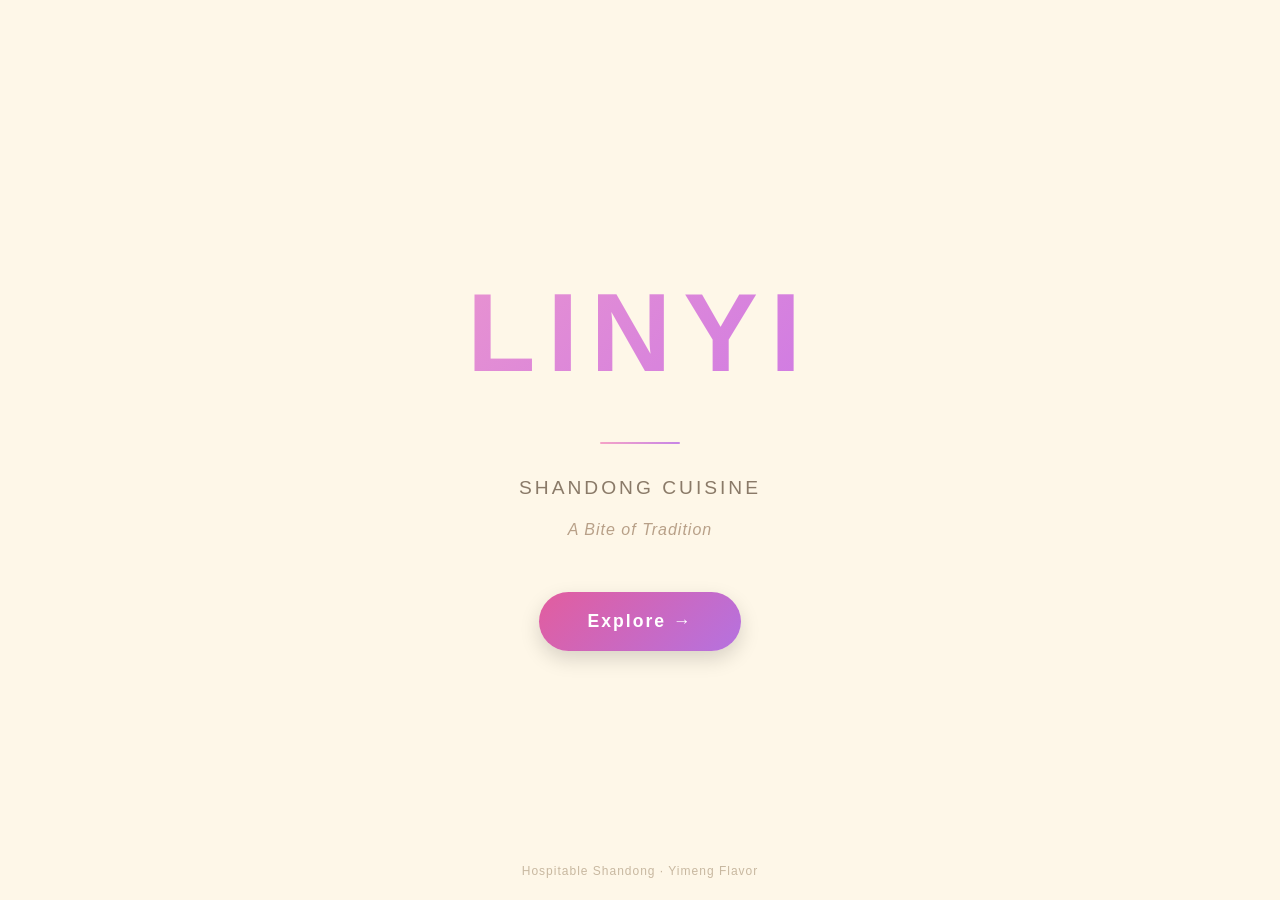
<file: index.html>
<!DOCTYPE html>
<html lang="zh-CN">
<head>
    <meta charset="UTF-8">
    <meta name="viewport" content="width=device-width, initial-scale=1.0, viewport-fit=cover">
    <title>Linyi · Exploring the Flavors of Yimeng</title>
    <style>
        * {
            margin: 0;
            padding: 0;
            box-sizing: border-box;
        }

        body {
            background: #fef7e8;
            font-family: 'Segoe UI', 'PingFang SC', Roboto, 'Helvetica Neue', sans-serif;
            line-height: 1.5;
            color: #2c2b28;
            min-height: 100vh;
            display: flex;
            flex-direction: column;
        }

        /* ========= 主容器 ========= */
        .container {
            flex: 1;
            display: flex;
            flex-direction: column;
            justify-content: center;
            align-items: center;
            min-height: 100vh;
            padding: 40px 30px;
        }

        /* ========= 核心内容 ========= */
        .hero {
            text-align: center;
            max-width: 900px;
            width: 100%;
        }

        /* LINYI 大字 - 粉紫渐变动画 */
        .linyi-giant {
            font-size: 7rem;
            font-weight: 900;
            letter-spacing: 12px;
            background: linear-gradient(135deg, #f7a1c4, #c06cf0, #e25d9e, #b475e6);
            background-size: 300% 300%;
            -webkit-background-clip: text;
            background-clip: text;
            color: transparent;
            animation: gradientShift 6s ease infinite;
            margin-bottom: 25px;
            text-transform: uppercase;
        }

        @keyframes gradientShift {
            0% { background-position: 0% 50%; }
            50% { background-position: 100% 50%; }
            100% { background-position: 0% 50%; }
        }

        /* 装饰线 */
        .divider {
            width: 80px;
            height: 2px;
            background: linear-gradient(90deg, #f5a3c7, #c785e6);
            margin: 0 auto 30px auto;
            border-radius: 2px;
        }

        /* 副文案 */
        .subtitle {
            font-size: 1.2rem;
            font-weight: 400;
            color: #8a7a68;
            letter-spacing: 3px;
            margin-bottom: 15px;
            text-transform: uppercase;
        }

        .tagline {
            font-size: 1rem;
            color: #b8a088;
            font-style: italic;
            margin-bottom: 50px;
            letter-spacing: 1px;
        }

        /* 按钮 */
        .explore-btn {
            display: inline-block;
            background: linear-gradient(135deg, #e25d9e, #b572e0);
            color: white;
            text-decoration: none;
            padding: 16px 48px;
            border-radius: 50px;
            font-size: 1.1rem;
            font-weight: 600;
            letter-spacing: 2px;
            transition: all 0.3s ease;
            box-shadow: 0 8px 20px rgba(0, 0, 0, 0.15);
            border: none;
            cursor: pointer;
        }

        .explore-btn:hover {
            transform: translateY(-3px);
            box-shadow: 0 15px 30px rgba(0, 0, 0, 0.2);
            background: linear-gradient(135deg, #e870b0, #c080e8);
        }

        /* 底部小字 */
        .footer-note {
            position: fixed;
            bottom: 25px;
            left: 0;
            right: 0;
            text-align: center;
            font-size: 0.75rem;
            color: #c8b8a0;
            letter-spacing: 1px;
        }

        /* ========= 响应式 ========= */
        @media (max-width: 768px) {
            .linyi-giant {
                font-size: 3.5rem;
                letter-spacing: 6px;
            }
            
            .subtitle {
                font-size: 0.9rem;
                letter-spacing: 2px;
            }
            
            .tagline {
                font-size: 0.85rem;
                margin-bottom: 40px;
            }
            
            .explore-btn {
                padding: 12px 36px;
                font-size: 1rem;
            }
            
            .divider {
                width: 60px;
                margin-bottom: 25px;
            }
        }

        @media (max-width: 480px) {
            .container {
                padding: 30px 20px;
            }
            
            .linyi-giant {
                font-size: 2.5rem;
                letter-spacing: 4px;
            }
            
            .subtitle {
                font-size: 0.75rem;
            }
            
            .tagline {
                font-size: 0.75rem;
            }
        }

        /* 安全区域适配 */
        @supports (padding: max(0px)) {
            .footer-note {
                bottom: max(20px, env(safe-area-inset-bottom));
            }
        }

        /* 优雅入场动画 */
        .hero {
            animation: fadeInUp 0.8s ease-out;
        }

        @keyframes fadeInUp {
            from {
                opacity: 0;
                transform: translateY(30px);
            }
            to {
                opacity: 1;
                transform: translateY(0);
            }
        }
    </style>
    <!-- Google tag (gtag.js) -->
<script async src="https://www.googletagmanager.com/gtag/js?id=G-H5G1K1T928"></script>
<script>
  window.dataLayer = window.dataLayer || [];
  function gtag(){dataLayer.push(arguments);}
  gtag('js', new Date());

  gtag('config', 'G-H5G1K1T928');
</script>
</head>
<body>

<div class="container">
    <div class="hero">
        <div class="linyi-giant">LINYI</div>
        <div class="divider"></div>
        <div class="subtitle">Shandong Cuisine</div>
        <div class="tagline">A Bite of Tradition</div>
        <a href="home.html" class="explore-btn">Explore →</a>
    </div>
</div>

<div class="footer-note">
    Hospitable Shandong · Yimeng Flavor
</div>

</body>
</html>
</file>
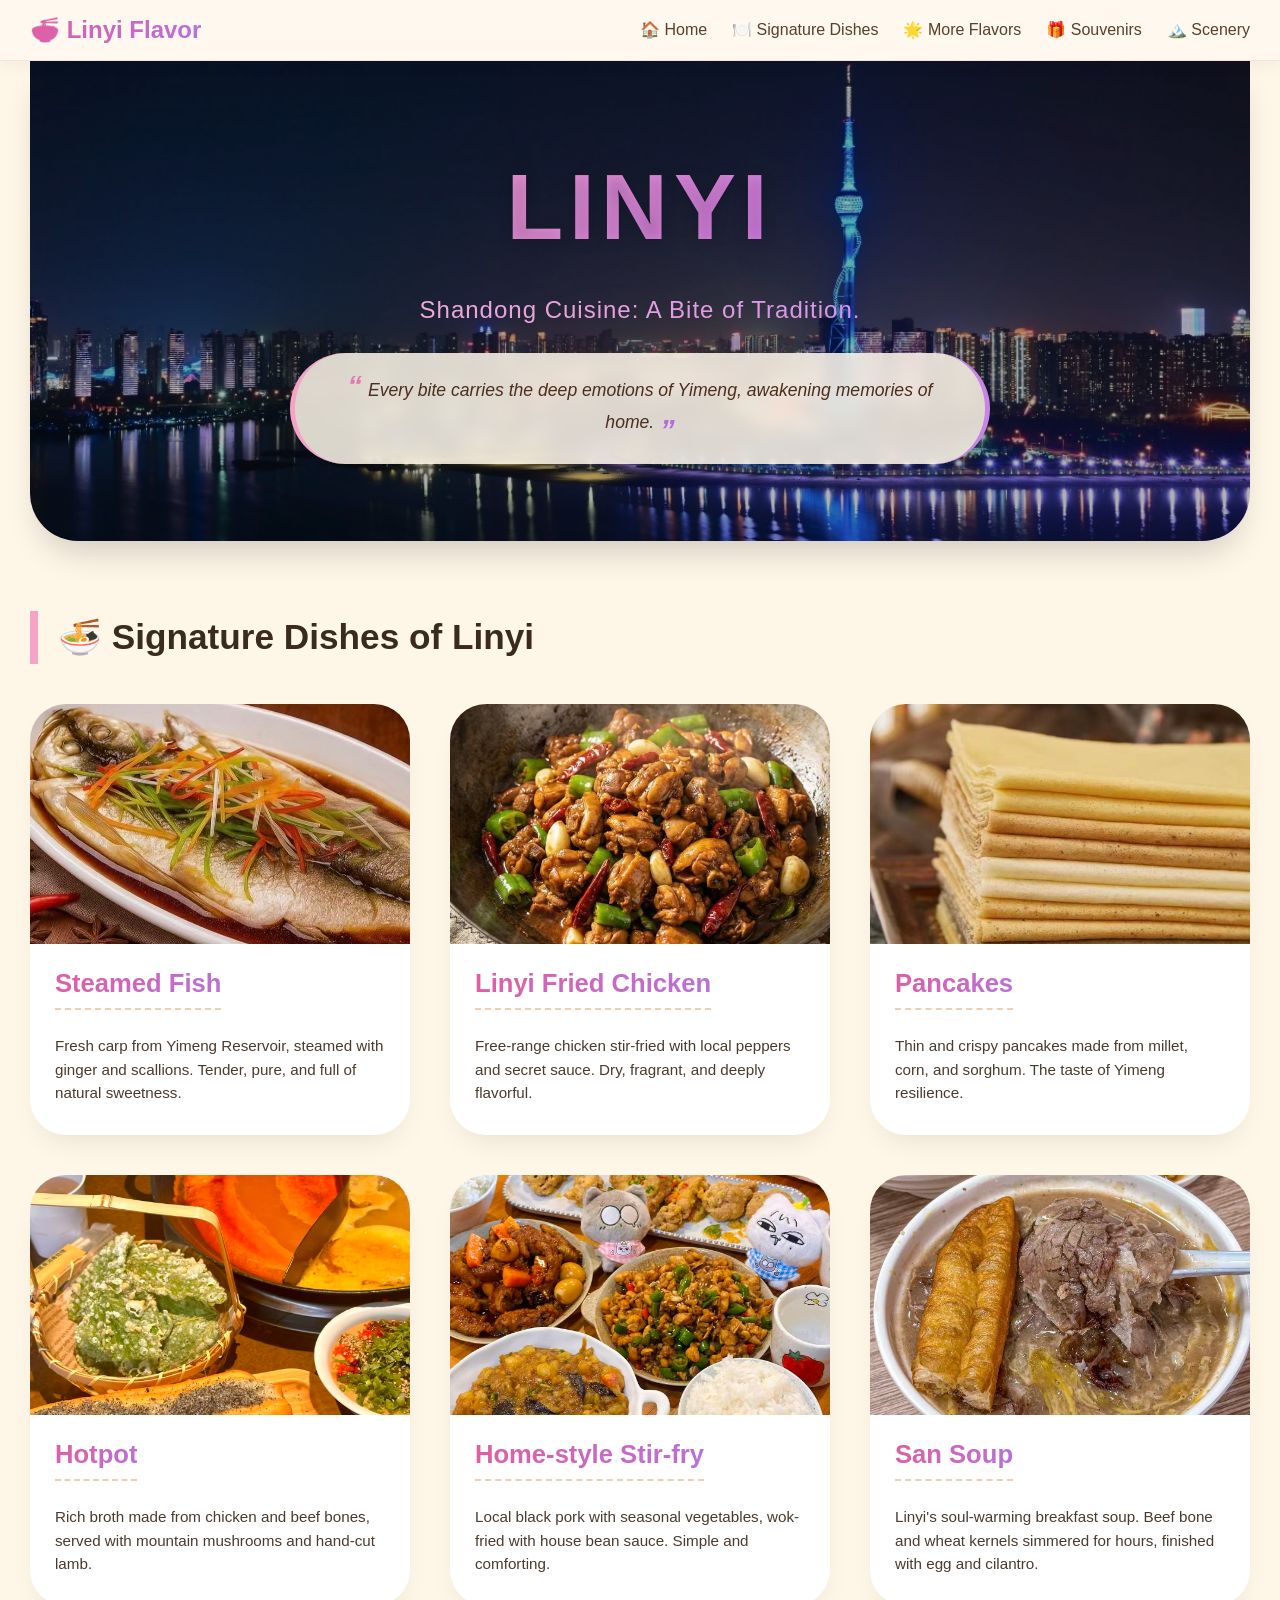
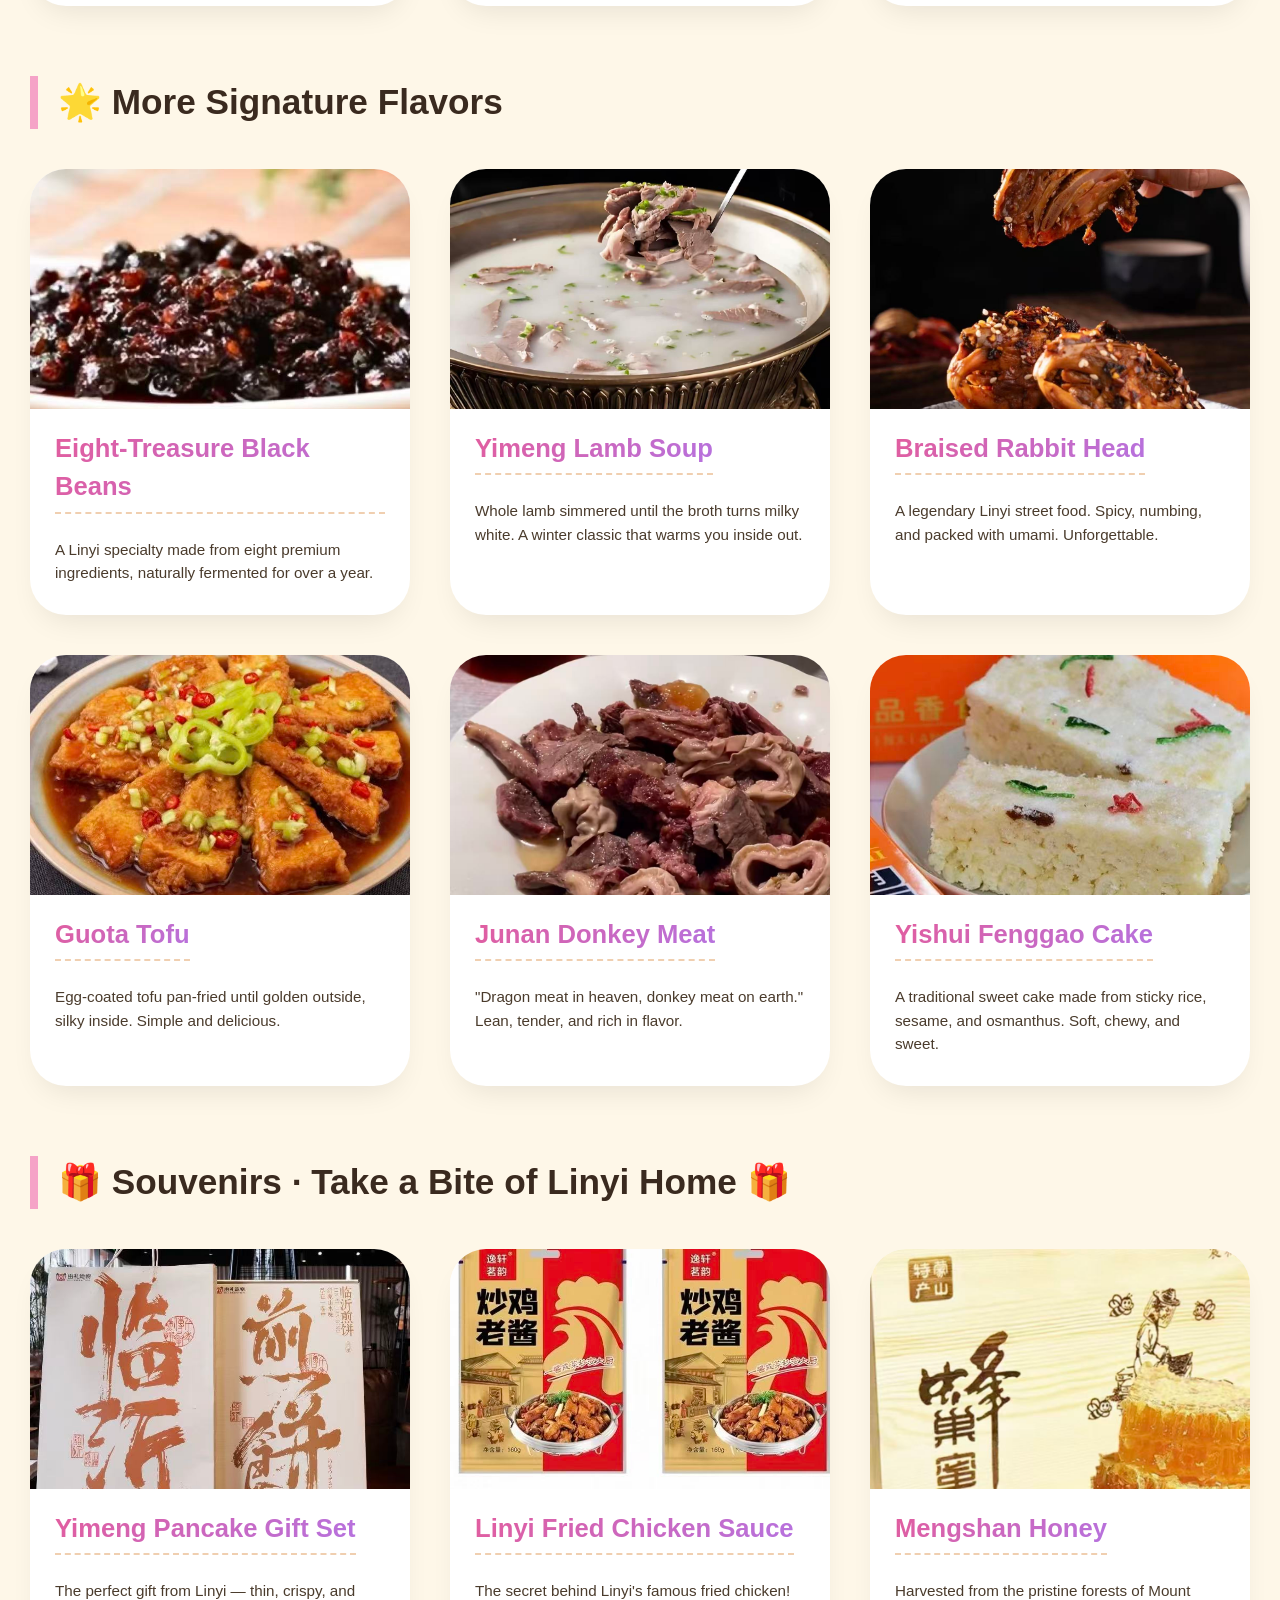
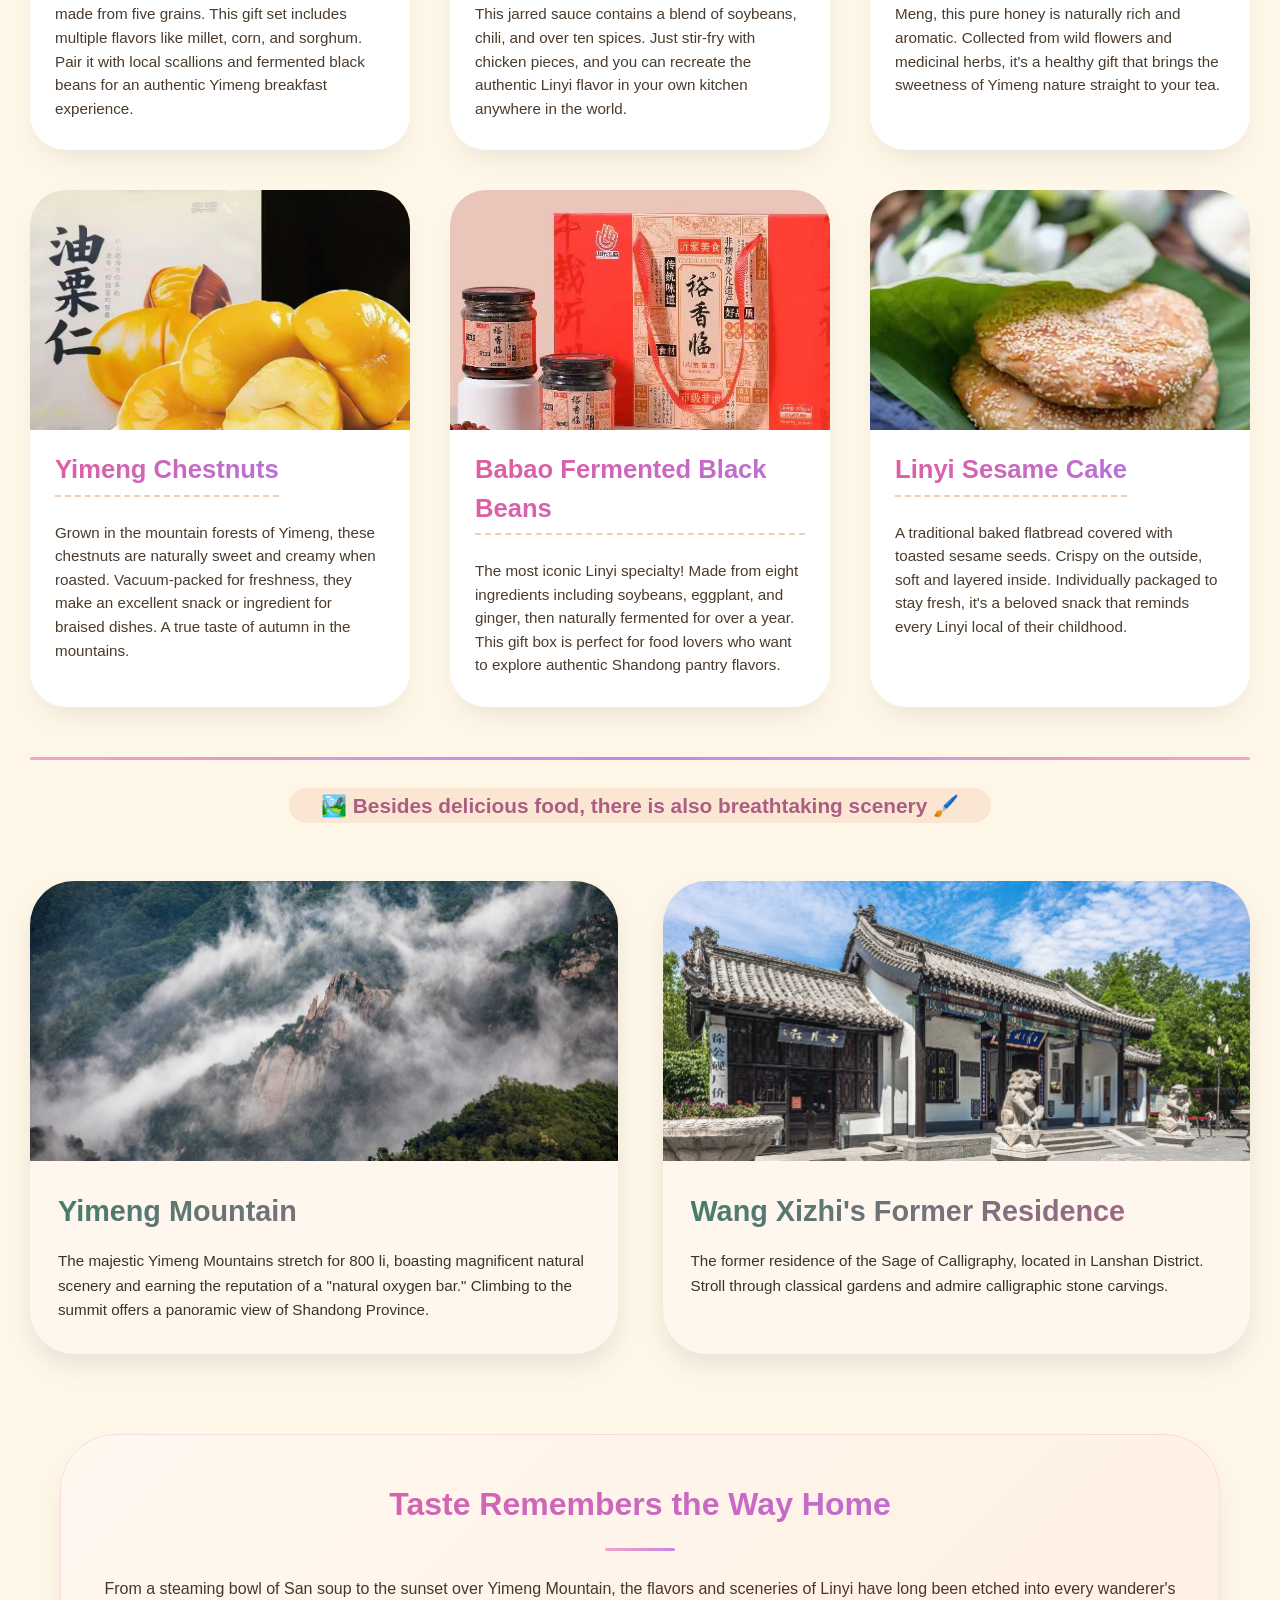
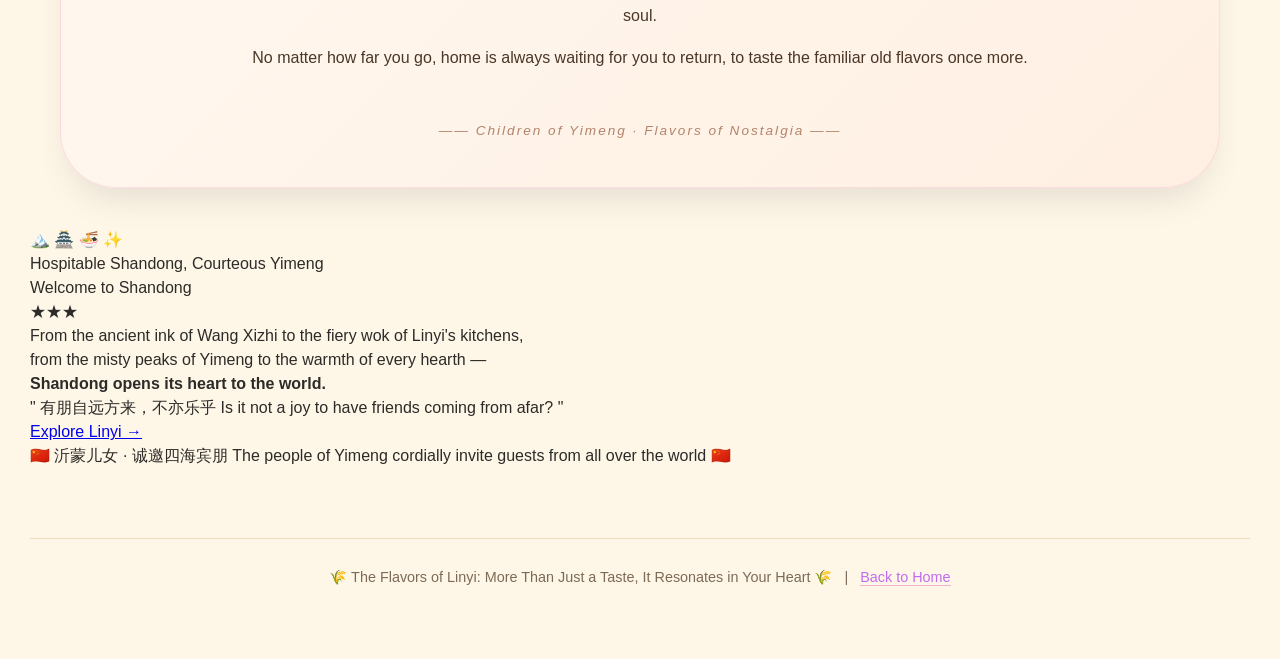
<file: home.html>
<!DOCTYPE html>
<html lang="zh-CN">
<head>
    <meta charset="UTF-8">
    <meta name="viewport" content="width=device-width, initial-scale=1.0, viewport-fit=cover">
    <title>Linyi Cuisine · Exploring the Flavors of Yimeng</title>
    <style>
        * {
            margin: 0;
            padding: 0;
            box-sizing: border-box;
        }

        body {
            background: #fef7e8;
            font-family: 'Segoe UI', 'PingFang SC', Roboto, 'Helvetica Neue', sans-serif;
            line-height: 1.5;
            color: #2c2b28;
            scroll-behavior: smooth;
        }

        /* 主容器 */
        .container {
            max-width: 1280px;
            margin: 0 auto;
            padding: 0 30px 70px 30px;
        }

        /* ========= 顶部横幅区域 ========= */
        .hero {
            position: relative;
            width: 100%;
            height: 480px;
            background: url('images/L.jpg') center center / cover no-repeat;
            border-radius: 0 0 48px 48px;
            box-shadow: 0 20px 35px -12px rgba(0, 0, 0, 0.2);
            margin-bottom: 50px;
            display: flex;
            align-items: center;
            justify-content: center;
            text-align: center;
        }

        .hero::before {
            content: "";
            position: absolute;
            top: 0;
            left: 0;
            width: 100%;
            height: 100%;
            background: rgba(0, 0, 0, 0.3);
            border-radius: 0 0 48px 48px;
        }

        .hero-text {
            position: relative;
            z-index: 2;
            padding: 20px;
        }

        .linyi-giant {
            font-size: 5.8rem;
            font-weight: 900;
            letter-spacing: 6px;
            background: linear-gradient(135deg, #f7a1c4, #c06cf0, #e25d9e, #b475e6);
            background-size: 300% 300%;
            -webkit-background-clip: text;
            background-clip: text;
            color: transparent;
            animation: gradientShift 6s ease infinite;
            text-shadow: 0 2px 15px rgba(0, 0, 0, 0.2);
            margin-bottom: 15px;
            text-transform: uppercase;
        }

        @keyframes gradientShift {
            0% { background-position: 0% 50%; }
            50% { background-position: 100% 50%; }
            100% { background-position: 0% 50%; }
        }

        .subtitle {
            font-size: 1.5rem;
            font-weight: 500;
            background: linear-gradient(135deg, #f5b0d0, #cf8ef0);
            -webkit-background-clip: text;
            background-clip: text;
            color: transparent;
            letter-spacing: 1px;
            margin-bottom: 25px;
        }

        .quote {
            max-width: 700px;
            margin: 0 auto;
            background: rgba(255, 248, 235, 0.85);
            backdrop-filter: blur(8px);
            border-radius: 60px;
            padding: 12px 28px;
            font-size: 1.1rem;
            font-style: italic;
            color: #4b2e1e;
            border-left: 5px solid #f5a3c7;
            border-right: 5px solid #c785e6;
            font-weight: 500;
            box-shadow: 0 5px 15px rgba(0, 0, 0, 0.1);
        }

        .quote::before {
            content: "“";
            font-size: 1.8rem;
            font-weight: bold;
            color: #e27ab0;
            margin-right: 6px;
        }
        .quote::after {
            content: "”";
            font-size: 1.8rem;
            font-weight: bold;
            color: #b56ad9;
            margin-left: 6px;
            vertical-align: top;
        }

        /* ========= 美食卡片区域 ========= */
        .food-section {
            margin: 70px 0 40px;
        }

        .section-title {
            font-size: 2.2rem;
            font-weight: 700;
            border-left: 8px solid #f5a3c7;
            padding-left: 20px;
            margin-bottom: 40px;
            color: #3a2a1f;
        }

        .card-grid {
            display: grid;
            grid-template-columns: repeat(3, 1fr);
            gap: 40px;
        }

        .food-card {
            background: white;
            border-radius: 36px;
            overflow: hidden;
            box-shadow: 0 15px 30px -12px rgba(0, 0, 0, 0.1);
            transition: transform 0.3s ease, box-shadow 0.3s;
        }

        .food-card:hover {
            transform: translateY(-8px);
            box-shadow: 0 25px 40px -14px rgba(0, 0, 0, 0.2);
        }

        .food-img {
            width: 100%;
            height: 240px;
            object-fit: cover;
            display: block;
        }

        .card-content {
            padding: 20px 25px 30px;
        }

        .food-title {
            font-size: 1.6rem;
            font-weight: 700;
            background: linear-gradient(125deg, #e25d9e, #b572e0);
            -webkit-background-clip: text;
            background-clip: text;
            color: transparent;
            margin-bottom: 12px;
            border-bottom: 2px dashed #f0cfb0;
            display: inline-block;
            padding-bottom: 6px;
        }

        .food-desc {
            font-size: 0.95rem;
            color: #4a3b2c;
            line-height: 1.55;
            margin-top: 12px;
        }

        /* ========= 美景区域 ========= */
        .scenery-section {
            margin: 60px 0 30px;
        }

        .scenery-grid {
            display: grid;
            grid-template-columns: repeat(2, 1fr);
            gap: 45px;
        }

        .scenery-card {
            background: #fff6ed;
            border-radius: 44px;
            overflow: hidden;
            transition: 0.3s;
            box-shadow: 0 12px 24px rgba(0, 0, 0, 0.08);
        }

        .scenery-card:hover {
            transform: scale(1.02);
            background: white;
            box-shadow: 0 20px 30px -8px rgba(0, 0, 0, 0.2);
        }

        .scenery-img {
            width: 100%;
            height: 280px;
            object-fit: cover;
        }

        .scenery-info {
            padding: 22px 28px 32px;
        }

        .scenery-title {
            font-size: 1.8rem;
            font-weight: 700;
            background: linear-gradient(145deg, #3f7e6b, #b5638f);
            -webkit-background-clip: text;
            background-clip: text;
            color: transparent;
            margin-bottom: 16px;
        }

        .scenery-text {
            font-size: 0.95rem;
            color: #3b3228;
            line-height: 1.6;
        }

        hr.divider {
            margin: 50px 0 20px;
            border: 0;
            height: 3px;
            background: linear-gradient(90deg, #f5a3c7, #c785e6, #f5a3c7);
            border-radius: 10px;
        }

        /* ========= 导航菜单 ========= */
        .navbar {
            position: sticky;
            top: 0;
            z-index: 1000;
            background: rgba(255, 248, 240, 0.95);
            backdrop-filter: blur(12px);
            border-bottom: 1px solid rgba(245, 163, 199, 0.3);
            padding: 12px 30px;
            box-shadow: 0 4px 15px rgba(0, 0, 0, 0.05);
        }

        .nav-container {
            max-width: 1280px;
            margin: 0 auto;
            display: flex;
            justify-content: space-between;
            align-items: center;
            flex-wrap: wrap;
            gap: 15px;
        }

        .nav-logo {
            font-size: 1.5rem;
            font-weight: 800;
            background: linear-gradient(135deg, #e25d9e, #b572e0);
            -webkit-background-clip: text;
            background-clip: text;
            color: transparent;
            text-decoration: none;
        }

        .nav-links {
            display: flex;
            gap: 25px;
            flex-wrap: wrap;
        }

        .nav-links a {
            text-decoration: none;
            font-weight: 500;
            color: #5a3f2a;
            transition: color 0.2s;
            padding: 5px 0;
        }

        .nav-links a:hover {
            color: #e25d9e;
        }

        .mobile-menu-btn {
            display: none;
            background: none;
            border: none;
            font-size: 1.8rem;
            cursor: pointer;
            color: #e25d9e;
        }

        /* ========= 返回顶部按钮 ========= */
        .back-to-top {
            position: fixed;
            bottom: 30px;
            right: 25px;
            width: 50px;
            height: 50px;
            background: linear-gradient(135deg, #e25d9e, #b572e0);
            border-radius: 50%;
            display: flex;
            align-items: center;
            justify-content: center;
            cursor: pointer;
            opacity: 0;
            visibility: hidden;
            transition: all 0.3s ease;
            box-shadow: 0 5px 15px rgba(0, 0, 0, 0.2);
            z-index: 999;
            border: none;
            font-size: 1.5rem;
            color: white;
        }

        .back-to-top.show {
            opacity: 1;
            visibility: visible;
        }

        /* ========= 结束语 ========= */
        .ending-section {
            margin: 70px 20px 30px 20px;
            padding: 10px;
        }

        .ending-container {
            background: linear-gradient(135deg, #fff8f0, #ffefe2);
            border-radius: 56px;
            padding: 45px 30px;
            text-align: center;
            box-shadow: 0 20px 35px -10px rgba(0, 0, 0, 0.1);
            border: 1px solid rgba(245, 163, 199, 0.3);
        }

        .ending-title {
            font-size: 2rem;
            font-weight: 800;
            background: linear-gradient(135deg, #e25d9e, #b572e0);
            -webkit-background-clip: text;
            background-clip: text;
            color: transparent;
            margin-bottom: 20px;
        }

        .ending-divider {
            width: 70px;
            height: 3px;
            background: linear-gradient(90deg, #f5a3c7, #c785e6);
            margin: 0 auto 25px auto;
            border-radius: 5px;
        }

        .ending-text {
            font-size: 1rem;
            line-height: 1.65;
            color: #4a3727;
            margin-bottom: 16px;
        }

        .ending-signature {
            font-size: 0.85rem;
            color: #b2846b;
            letter-spacing: 2px;
            font-style: italic;
            margin-top: 20px;
            display: inline-block;
            padding-top: 14px;
        }

        .footer-note {
            text-align: center;
            margin-top: 70px;
            font-size: 0.9rem;
            color: #7c6a55;
            border-top: 1px solid #eedbbc;
            padding-top: 28px;
        }

        /* 响应式 */
        @media (max-width: 900px) {
            .card-grid {
                grid-template-columns: repeat(2, 1fr);
            }
            .scenery-grid {
                grid-template-columns: 1fr;
            }
        }

        @media (max-width: 600px) {
            .card-grid {
                grid-template-columns: 1fr;
            }
            .nav-links {
                display: none;
                width: 100%;
                flex-direction: column;
                gap: 12px;
                padding: 15px 0 5px;
            }
            .nav-links.show {
                display: flex;
            }
            .mobile-menu-btn {
                display: block;
            }
            .nav-container {
                flex-wrap: wrap;
            }
            .linyi-giant {
                font-size: 2.8rem;
            }
            .hero {
                height: 380px;
            }
            .ending-title {
                font-size: 1.5rem;
            }
        }

        @media (min-width: 601px) {
            .nav-links {
                display: flex !important;
            }
        }
    </style>
</head>
<body>

<!-- ========= 导航菜单 ========= -->
<nav class="navbar">
    <div class="nav-container">
        <a href="#" class="nav-logo">🍜 Linyi Flavor</a>
        <button class="mobile-menu-btn" id="menuBtn">☰</button>
        <div class="nav-links" id="navLinks">
            <a href="#">🏠 Home</a>
            <a href="#food-main">🍽️ Signature Dishes</a>
            <a href="#food-more">🌟 More Flavors</a>
            <a href="#souvenirs">🎁 Souvenirs</a>
            <a href="#scenery">🏔️ Scenery</a>
        </div>
    </div>
</nav>

<div class="container">

    <!-- 顶部 Hero -->
    <div class="hero">
        <div class="hero-text">
            <div class="linyi-giant">LINYI</div>
            <div class="subtitle">Shandong Cuisine: A Bite of Tradition.</div>
            <div class="quote">Every bite carries the deep emotions of Yimeng, awakening memories of home.</div>
        </div>
    </div>

    <!-- 美食主板块 -->
    <div class="food-section" id="food-main">
        <div class="section-title">🍜 Signature Dishes of Linyi</div>
        <div class="card-grid">
            <div class="food-card">
                <img class="food-img" src="images/a.jpg" alt="Steamed fish">
                <div class="card-content">
                    <div class="food-title">Steamed Fish</div>
                    <div class="food-desc">Fresh carp from Yimeng Reservoir, steamed with ginger and scallions. Tender, pure, and full of natural sweetness.</div>
                </div>
            </div>
            <div class="food-card">
                <img class="food-img" src="images/c.jpg" alt="Linyi Fried Chicken">
                <div class="card-content">
                    <div class="food-title">Linyi Fried Chicken</div>
                    <div class="food-desc">Free-range chicken stir-fried with local peppers and secret sauce. Dry, fragrant, and deeply flavorful.</div>
                </div>
            </div>
            <div class="food-card">
                <img class="food-img" src="images/d.jpg" alt="Pancakes">
                <div class="card-content">
                    <div class="food-title">Pancakes</div>
                    <div class="food-desc">Thin and crispy pancakes made from millet, corn, and sorghum. The taste of Yimeng resilience.</div>
                </div>
            </div>
            <div class="food-card">
                <img class="food-img" src="images/e.jpg" alt="Hotpot">
                <div class="card-content">
                    <div class="food-title">Hotpot</div>
                    <div class="food-desc">Rich broth made from chicken and beef bones, served with mountain mushrooms and hand-cut lamb.</div>
                </div>
            </div>
            <div class="food-card">
                <img class="food-img" src="images/f.jpg" alt="Home-style stir-fry">
                <div class="card-content">
                    <div class="food-title">Home-style Stir-fry</div>
                    <div class="food-desc">Local black pork with seasonal vegetables, wok-fried with house bean sauce. Simple and comforting.</div>
                </div>
            </div>
            <div class="food-card">
                <img class="food-img" src="images/g.jpg" alt="San soup">
                <div class="card-content">
                    <div class="food-title">San Soup</div>
                    <div class="food-desc">Linyi's soul-warming breakfast soup. Beef bone and wheat kernels simmered for hours, finished with egg and cilantro.</div>
                </div>
            </div>
        </div>
    </div>

    <!-- 美食扩展板块 -->
    <div class="food-section" id="food-more">
        <div class="section-title">🌟 More Signature Flavors</div>
        <div class="card-grid">
            <div class="food-card">
                <img class="food-img" src="images/feature1.jpg" alt="Eight-Treasure Black Beans">
                <div class="card-content">
                    <div class="food-title">Eight-Treasure Black Beans</div>
                    <div class="food-desc">A Linyi specialty made from eight premium ingredients, naturally fermented for over a year.</div>
                </div>
            </div>
            <div class="food-card">
                <img class="food-img" src="images/feature2.jpg" alt="Yimeng Lamb Soup">
                <div class="card-content">
                    <div class="food-title">Yimeng Lamb Soup</div>
                    <div class="food-desc">Whole lamb simmered until the broth turns milky white. A winter classic that warms you inside out.</div>
                </div>
            </div>
            <div class="food-card">
                <img class="food-img" src="images/feature3.jpg" alt="Braised Rabbit Head">
                <div class="card-content">
                    <div class="food-title">Braised Rabbit Head</div>
                    <div class="food-desc">A legendary Linyi street food. Spicy, numbing, and packed with umami. Unforgettable.</div>
                </div>
            </div>
            <div class="food-card">
                <img class="food-img" src="images/feature4.jpg" alt="Guota Tofu">
                <div class="card-content">
                    <div class="food-title">Guota Tofu</div>
                    <div class="food-desc">Egg-coated tofu pan-fried until golden outside, silky inside. Simple and delicious.</div>
                </div>
            </div>
            <div class="food-card">
                <img class="food-img" src="images/feature5.jpg" alt="Junan Donkey Meat">
                <div class="card-content">
                    <div class="food-title">Junan Donkey Meat</div>
                    <div class="food-desc">"Dragon meat in heaven, donkey meat on earth." Lean, tender, and rich in flavor.</div>
                </div>
            </div>
            <div class="food-card">
                <img class="food-img" src="images/feature6.jpg" alt="Yishui Fenggao Cake">
                <div class="card-content">
                    <div class="food-title">Yishui Fenggao Cake</div>
                    <div class="food-desc">A traditional sweet cake made from sticky rice, sesame, and osmanthus. Soft, chewy, and sweet.</div>
                </div>
            </div>
        </div>
    </div>

    <!-- ========= 特产伴手礼板块 ========= -->
    <div class="food-section" id="souvenirs">
        <div class="section-title">🎁 Souvenirs · Take a Bite of Linyi Home 🎁</div>
        <div class="card-grid">
            <div class="food-card">
                <img class="food-img" src="images/gift1.jpg" alt="Yimeng Pancake Gift Set">
                <div class="card-content">
                    <div class="food-title">Yimeng Pancake Gift Set</div>
                    <div class="food-desc">The perfect gift from Linyi — thin, crispy, and made from five grains. This gift set includes multiple flavors like millet, corn, and sorghum. Pair it with local scallions and fermented black beans for an authentic Yimeng breakfast experience.</div>
                </div>
            </div>
            <div class="food-card">
                <img class="food-img" src="images/gift2.jpg" alt="Linyi Fried Chicken Sauce">
                <div class="card-content">
                    <div class="food-title">Linyi Fried Chicken Sauce</div>
                    <div class="food-desc">The secret behind Linyi's famous fried chicken! This jarred sauce contains a blend of soybeans, chili, and over ten spices. Just stir-fry with chicken pieces, and you can recreate the authentic Linyi flavor in your own kitchen anywhere in the world.</div>
                </div>
            </div>
            <div class="food-card">
                <img class="food-img" src="images/gift3.jpg" alt="Mengshan Honey">
                <div class="card-content">
                    <div class="food-title">Mengshan Honey</div>
                    <div class="food-desc">Harvested from the pristine forests of Mount Meng, this pure honey is naturally rich and aromatic. Collected from wild flowers and medicinal herbs, it's a healthy gift that brings the sweetness of Yimeng nature straight to your tea.</div>
                </div>
            </div>
            <div class="food-card">
                <img class="food-img" src="images/gift4.jpg" alt="Yimeng Chestnuts">
                <div class="card-content">
                    <div class="food-title">Yimeng Chestnuts</div>
                    <div class="food-desc">Grown in the mountain forests of Yimeng, these chestnuts are naturally sweet and creamy when roasted. Vacuum-packed for freshness, they make an excellent snack or ingredient for braised dishes. A true taste of autumn in the mountains.</div>
                </div>
            </div>
            <div class="food-card">
                <img class="food-img" src="images/gift5.jpg" alt="Babao Fermented Black Beans Gift Box">
                <div class="card-content">
                    <div class="food-title">Babao Fermented Black Beans</div>
                    <div class="food-desc">The most iconic Linyi specialty! Made from eight ingredients including soybeans, eggplant, and ginger, then naturally fermented for over a year. This gift box is perfect for food lovers who want to explore authentic Shandong pantry flavors.</div>
                </div>
            </div>
            <div class="food-card">
                <img class="food-img" src="images/gift6.jpg" alt="Linyi Sesame Cake">
                <div class="card-content">
                    <div class="food-title">Linyi Sesame Cake</div>
                    <div class="food-desc">A traditional baked flatbread covered with toasted sesame seeds. Crispy on the outside, soft and layered inside. Individually packaged to stay fresh, it's a beloved snack that reminds every Linyi local of their childhood.</div>
                </div>
            </div>
        </div>
    </div>

    <!-- 分隔装饰 -->
    <hr class="divider">
    <div style="text-align: center; margin: 30px 0 20px;">
        <span style="background: #fae6d2; padding: 6px 32px; border-radius: 50px; font-size: 1.3rem; font-weight: 600; color:#ab5e82;">🏞️ Besides delicious food, there is also breathtaking scenery 🖌️</span>
    </div>

    <!-- 美景区域 -->
    <div class="scenery-section" id="scenery">
        <div class="scenery-grid">
            <div class="scenery-card">
                <img class="scenery-img" src="images/mountain.jpg" alt="Yimeng Mountain">
                <div class="scenery-info">
                    <div class="scenery-title">Yimeng Mountain</div>
                    <div class="scenery-text">The majestic Yimeng Mountains stretch for 800 li, boasting magnificent natural scenery and earning the reputation of a "natural oxygen bar." Climbing to the summit offers a panoramic view of Shandong Province.</div>
                </div>
            </div>
            <div class="scenery-card">
                <img class="scenery-img" src="images/wangxizhi.jpg" alt="Wang Xizhi's Former Residence">
                <div class="scenery-info">
                    <div class="scenery-title">Wang Xizhi's Former Residence</div>
                    <div class="scenery-text">The former residence of the Sage of Calligraphy, located in Lanshan District. Stroll through classical gardens and admire calligraphic stone carvings.</div>
                </div>
            </div>
        </div>
    </div>

    <!-- 结束语 -->
    <div class="ending-section">
        <div class="ending-container">
            <div class="ending-title">Taste Remembers the Way Home</div>
            <div class="ending-divider"></div>
            <div class="ending-text">From a steaming bowl of San soup to the sunset over Yimeng Mountain, the flavors and sceneries of Linyi have long been etched into every wanderer's soul.</div>
            <div class="ending-text">No matter how far you go, home is always waiting for you to return, to taste the familiar old flavors once more.</div>
            <div class="ending-signature">—— Children of Yimeng · Flavors of Nostalgia ——</div>
        </div>
    </div>

    <!-- ========= 好客山东欢迎您 · 高级版 ========= -->
    <div class="hospitality-section">
        <div class="hospitality-container">
            <div class="hospitality-pattern"></div>
            <div class="hospitality-icon">🏔️ 🏯 🍜 ✨</div>
            <div class="hospitality-chinese">Hospitable Shandong, Courteous Yimeng</div>
            <div class="hospitality-title">Welcome to Shandong</div>
            <div class="hospitality-divider">
                <span>★</span><span>★</span><span>★</span>
            </div>
            <div class="hospitality-text">
                From the ancient ink of Wang Xizhi to the fiery wok of Linyi's kitchens,<br>
                from the misty peaks of Yimeng to the warmth of every hearth —<br>
                <strong class="highlight">Shandong opens its heart to the world.</strong>
            </div>
            <div class="hospitality-subtitle">
                <span class="quote-left">"</span> 有朋自远方来，不亦乐乎 Is it not a joy to have friends coming from afar? <span class="quote-right">"</span>
            </div>
            <div class="hospitality-btn">
                <a href="#">Explore Linyi →</a>
            </div>
            <div class="hospitality-footer">
                🇨🇳 沂蒙儿女 · 诚邀四海宾朋 The people of Yimeng cordially invite guests from all over the world 🇨🇳
            </div>
        </div>
    </div>
	
    <!-- 页脚 -->
    <div class="footer-note">
        🌾 The Flavors of Linyi: More Than Just a Taste, It Resonates in Your Heart 🌾 &nbsp;&nbsp;|&nbsp;&nbsp;
        <a href="index.html" style="color:#c06cf0; text-decoration: none; border-bottom:1px solid #f0b3cf;">Back to Home</a>
    </div>
</div>

<!-- 返回顶部按钮 -->
<div class="back-to-top" id="backToTop">↑</div>

<script>
    // 移动端菜单
    const menuBtn = document.getElementById('menuBtn');
    const navLinks = document.getElementById('navLinks');
    if (menuBtn) {
        menuBtn.addEventListener('click', () => {
            navLinks.classList.toggle('show');
        });
    }

    // 返回顶部按钮
    const backBtn = document.getElementById('backToTop');
    window.addEventListener('scroll', () => {
        if (backBtn) {
            if (window.scrollY > 300) {
                backBtn.classList.add('show');
            } else {
                backBtn.classList.remove('show');
            }
        }
    });
    if (backBtn) {
        backBtn.addEventListener('click', () => {
            window.scrollTo({ top: 0, behavior: 'smooth' });
        });
    }

    // 平滑跳转
    document.querySelectorAll('.nav-links a').forEach(anchor => {
        anchor.addEventListener('click', function(e) {
            const href = this.getAttribute('href');
            if (href && href.startsWith('#')) {
                e.preventDefault();
                const target = document.querySelector(href);
                if (target) {
                    target.scrollIntoView({ behavior: 'smooth' });
                    if (navLinks) navLinks.classList.remove('show');
                }
            }
        });
    });
</script>

</body>
</html>
</file>
